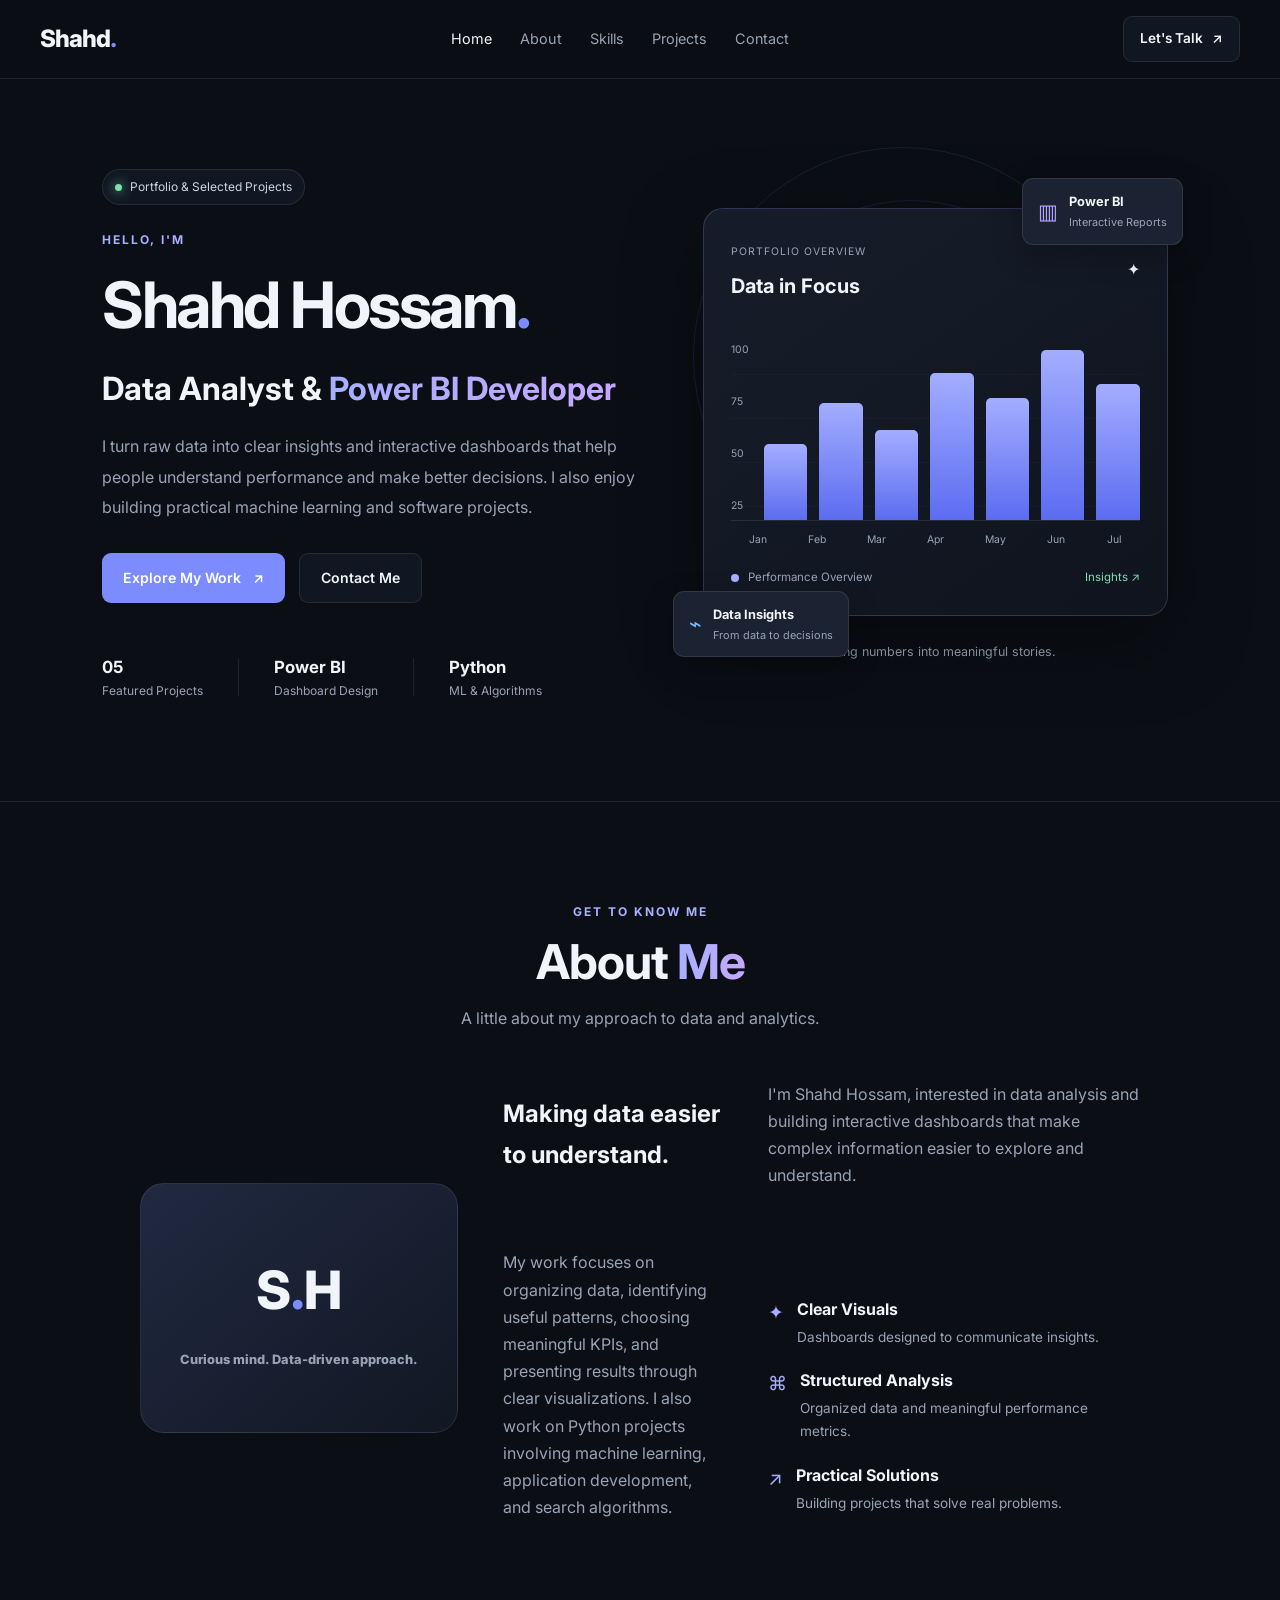
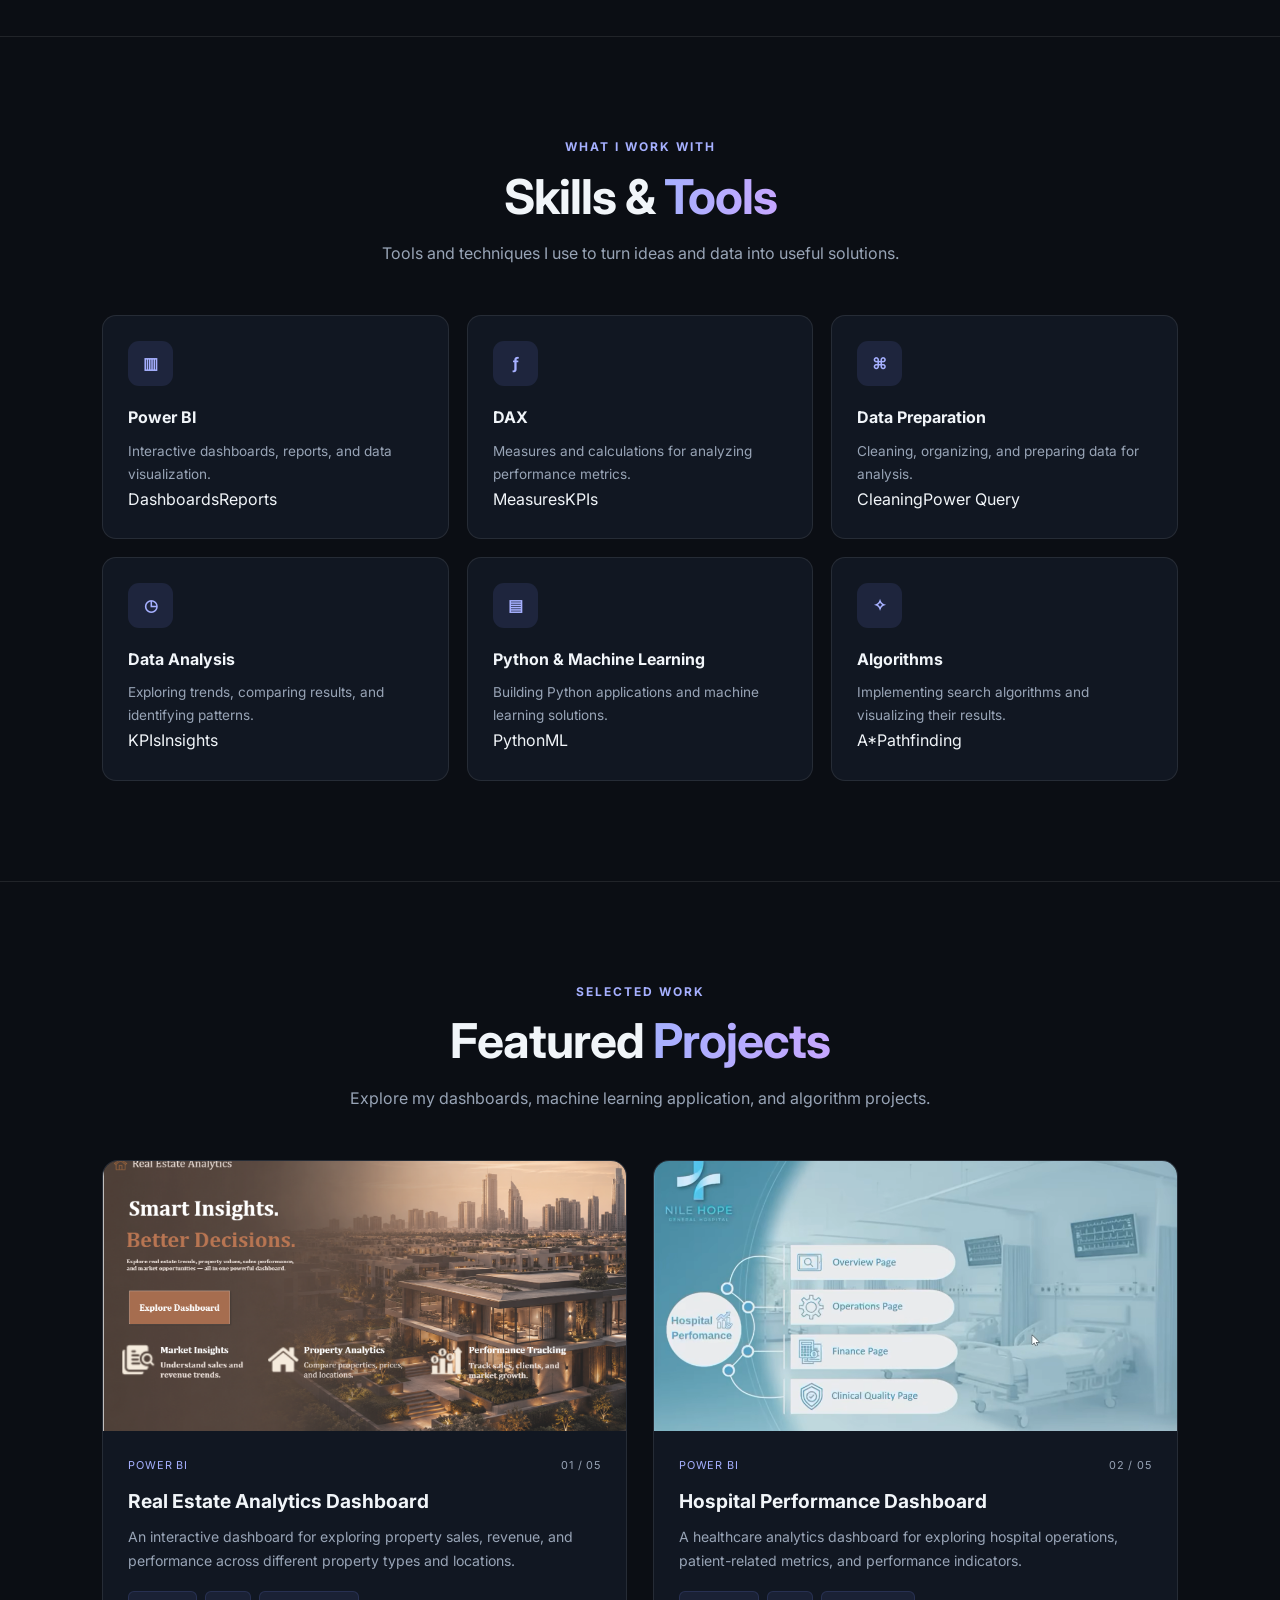
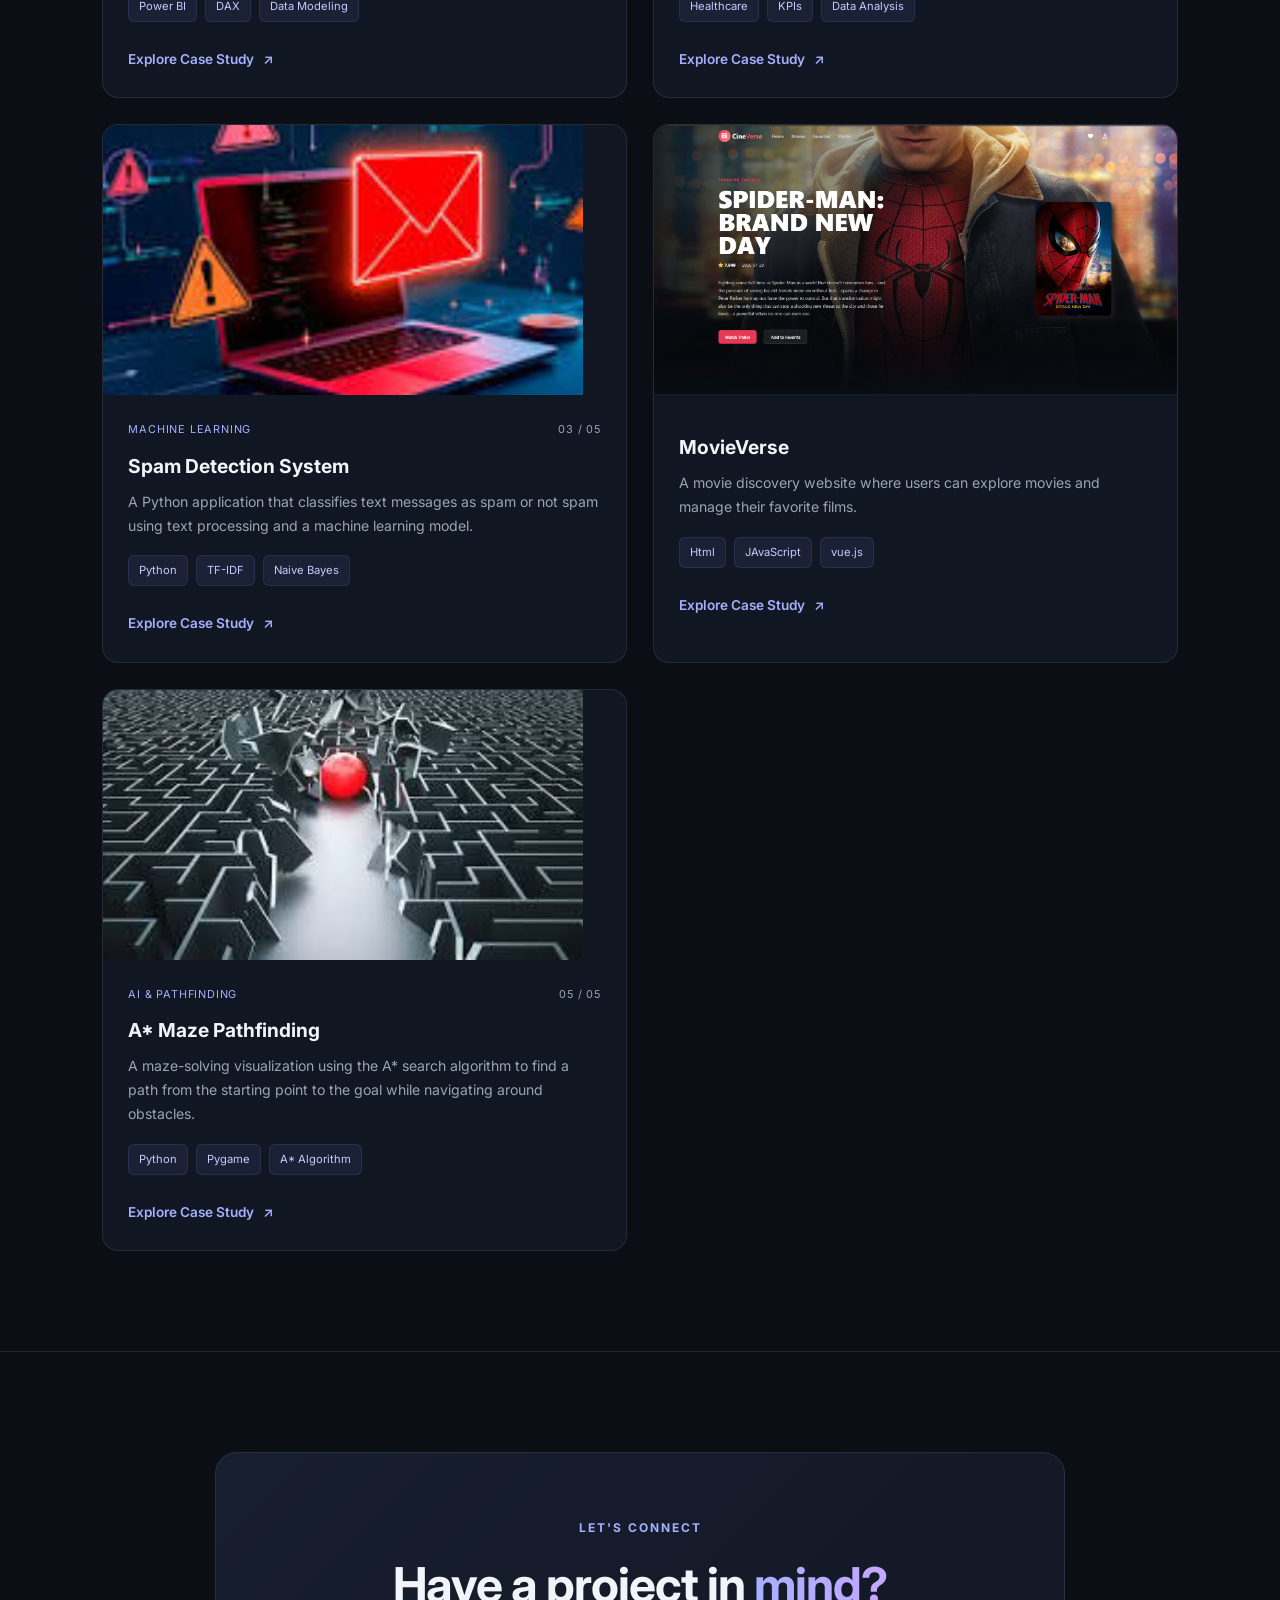
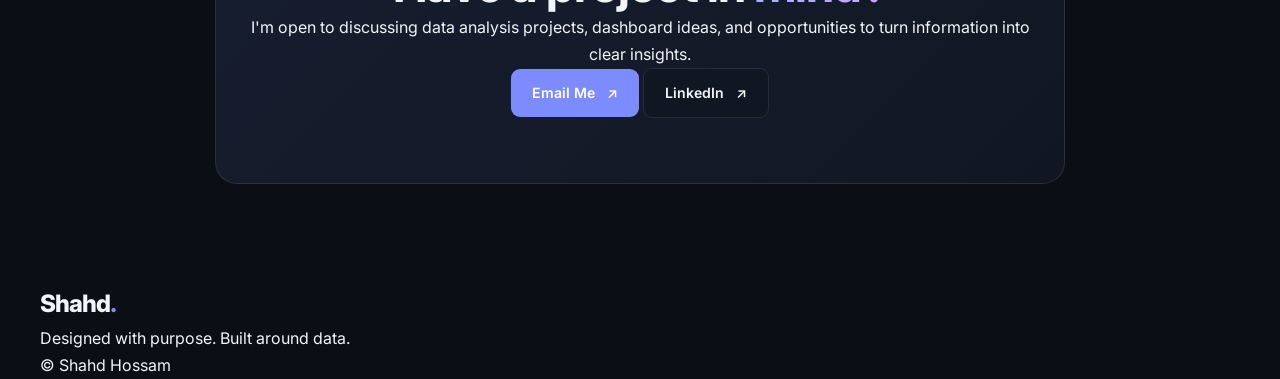
<file: index.html>
<!DOCTYPE html>
<html lang="en">
<head>
    <meta charset="UTF-8">
    <meta name="viewport" content="width=device-width, initial-scale=1.0">

    <title>Shahd Hossam | Data Analyst Portfolio</title>
    <meta name="description" content="Shahd Hossam's portfolio featuring data analytics, Power BI dashboards, machine learning, and software projects.">

    <link rel="stylesheet" href="style.css">
    <link rel="preconnect" href="https://fonts.googleapis.com">
    <link rel="preconnect" href="https://fonts.gstatic.com" crossorigin>
    <link href="https://fonts.googleapis.com/css2?family=Inter:wght@400;500;600;700;800&display=swap" rel="stylesheet">
</head>

<body>
    <div class="page-glow glow-one"></div>
    <div class="page-glow glow-two"></div>

    <header class="site-header">
        <div class="container nav-container">
            <a href="#home" class="logo">Shahd<span>.</span></a>

            <button class="menu-toggle" id="menuToggle"
                    aria-label="Open navigation menu"
                    aria-expanded="false">
                <span></span>
                <span></span>
                <span></span>
            </button>

            <nav class="main-nav" id="mainNav">
                <a href="#home" class="nav-link active">Home</a>
                <a href="#about" class="nav-link">About</a>
                <a href="#skills" class="nav-link">Skills</a>
                <a href="#projects" class="nav-link">Projects</a>
                <a href="#contact" class="nav-link">Contact</a>
            </nav>

            <a href="#contact" class="nav-cta">Let's Talk <span>↗</span></a>
        </div>
    </header>

    <main>
        <!-- Hero -->
        <section class="hero section" id="home">
            <div class="container hero-grid">
                <div class="hero-content">
                    <div class="availability">
                        <span class="status-dot"></span>
                        Portfolio &amp; Selected Projects
                    </div>

                    <p class="eyebrow">HELLO, I'M</p>
                    <h1>Shahd Hossam<span class="accent">.</span></h1>

                    <h2>Data Analyst &amp; <span class="gradient-text">Power BI Developer</span></h2>

                    <p class="hero-description">
                        I turn raw data into clear insights and interactive dashboards
                        that help people understand performance and make better decisions.
                        I also enjoy building practical machine learning and software projects.
                    </p>

                    <div class="hero-buttons">
                        <a href="#projects" class="btn btn-primary">
                            Explore My Work <span>↗</span>
                        </a>
                        <a href="#contact" class="btn btn-secondary">
                            Contact Me
                        </a>
                    </div>

                    <div class="hero-stats">
                        <div class="stat-item">
                            <strong>05</strong>
                            <span>Featured Projects</span>
                        </div>
                        <div class="stat-divider"></div>
                        <div class="stat-item">
                            <strong>Power BI</strong>
                            <span>Dashboard Design</span>
                        </div>
                        <div class="stat-divider"></div>
                        <div class="stat-item">
                            <strong>Python</strong>
                            <span>ML &amp; Algorithms</span>
                        </div>
                    </div>
                </div>

                <div class="hero-visual">
                    <div class="visual-orbit orbit-one"></div>
                    <div class="visual-orbit orbit-two"></div>

                    <div class="analytics-card">
                        <div class="analytics-top">
                            <div>
                                <span class="small-muted">PORTFOLIO OVERVIEW</span>
                                <h3>Data in Focus</h3>
                            </div>
                            <div class="mini-icon">✦</div>
                        </div>

                        <div class="chart-preview">
                            <div class="chart-y-labels">
                                <span>100</span>
                                <span>75</span>
                                <span>50</span>
                                <span>25</span>
                            </div>

                            <div class="chart-bars" aria-label="Decorative bar chart">
                                <div class="chart-column"><span style="height: 42%"></span></div>
                                <div class="chart-column"><span style="height: 65%"></span></div>
                                <div class="chart-column"><span style="height: 50%"></span></div>
                                <div class="chart-column"><span style="height: 82%"></span></div>
                                <div class="chart-column"><span style="height: 68%"></span></div>
                                <div class="chart-column"><span style="height: 95%"></span></div>
                                <div class="chart-column"><span style="height: 76%"></span></div>
                            </div>
                        </div>

                        <div class="chart-months">
                            <span>Jan</span><span>Feb</span><span>Mar</span>
                            <span>Apr</span><span>May</span><span>Jun</span><span>Jul</span>
                        </div>

                        <div class="analytics-bottom">
                            <div class="legend-dot"></div>
                            <span>Performance Overview</span>
                            <span class="trend-label">Insights ↗</span>
                        </div>
                    </div>

                    <div class="floating-note note-top">
                        <span class="note-icon purple-icon">▥</span>
                        <div>
                            <strong>Power BI</strong>
                            <small>Interactive Reports</small>
                        </div>
                    </div>

                    <div class="floating-note note-bottom">
                        <span class="note-icon blue-icon">⌁</span>
                        <div>
                            <strong>Data Insights</strong>
                            <small>From data to decisions</small>
                        </div>
                    </div>

                    <div class="visual-caption">Turning numbers into meaningful stories.</div>
                </div>
            </div>
        </section>

        <!-- About -->
        <section class="section section-border" id="about">
            <div class="container">
                <div class="section-heading">
                    <p class="eyebrow">GET TO KNOW ME</p>
                    <h2>About <span class="gradient-text">Me</span></h2>
                    <p>A little about my approach to data and analytics.</p>
                </div>

                <div class="about-grid">
                    <div class="about-mark">
                        <div class="about-monogram">S<span>.</span>H</div>
                        <div class="about-mark-caption">Curious mind. Data-driven approach.</div>
                    </div>

                    <div class="about-content">
                        <h3>Making data easier to understand.</h3>
                        <p>
                            I'm Shahd Hossam, interested in data analysis and building
                            interactive dashboards that make complex information easier
                            to explore and understand.
                        </p>
                        <p>
                            My work focuses on organizing data, identifying useful patterns,
                            choosing meaningful KPIs, and presenting results through clear
                            visualizations. I also work on Python projects involving machine
                            learning, application development, and search algorithms.
                        </p>

                        <div class="about-highlights">
                            <div class="highlight-item">
                                <span class="highlight-symbol">✦</span>
                                <div>
                                    <strong>Clear Visuals</strong>
                                    <p>Dashboards designed to communicate insights.</p>
                                </div>
                            </div>

                            <div class="highlight-item">
                                <span class="highlight-symbol">⌘</span>
                                <div>
                                    <strong>Structured Analysis</strong>
                                    <p>Organized data and meaningful performance metrics.</p>
                                </div>
                            </div>

                            <div class="highlight-item">
                                <span class="highlight-symbol">↗</span>
                                <div>
                                    <strong>Practical Solutions</strong>
                                    <p>Building projects that solve real problems.</p>
                                </div>
                            </div>
                        </div>
                    </div>
                </div>
            </div>
        </section>

        <!-- Skills -->
        <section class="section section-border" id="skills">
            <div class="container">
                <div class="section-heading">
                    <p class="eyebrow">WHAT I WORK WITH</p>
                    <h2>Skills &amp; <span class="gradient-text">Tools</span></h2>
                    <p>Tools and techniques I use to turn ideas and data into useful solutions.</p>
                </div>

                <div class="skills-grid">
                    <article class="skill-card">
                        <div class="skill-icon">▥</div>
                        <h3>Power BI</h3>
                        <p>Interactive dashboards, reports, and data visualization.</p>
                        <div class="skill-tags">
                            <span>Dashboards</span><span>Reports</span>
                        </div>
                    </article>

                    <article class="skill-card">
                        <div class="skill-icon">ƒ</div>
                        <h3>DAX</h3>
                        <p>Measures and calculations for analyzing performance metrics.</p>
                        <div class="skill-tags">
                            <span>Measures</span><span>KPIs</span>
                        </div>
                    </article>

                    <article class="skill-card">
                        <div class="skill-icon">⌘</div>
                        <h3>Data Preparation</h3>
                        <p>Cleaning, organizing, and preparing data for analysis.</p>
                        <div class="skill-tags">
                            <span>Cleaning</span><span>Power Query</span>
                        </div>
                    </article>

                    <article class="skill-card">
                        <div class="skill-icon">◷</div>
                        <h3>Data Analysis</h3>
                        <p>Exploring trends, comparing results, and identifying patterns.</p>
                        <div class="skill-tags">
                            <span>KPIs</span><span>Insights</span>
                        </div>
                    </article>

                    <article class="skill-card">
                        <div class="skill-icon">▤</div>
                        <h3>Python &amp; Machine Learning</h3>
                        <p>Building Python applications and machine learning solutions.</p>
                        <div class="skill-tags">
                            <span>Python</span><span>ML</span>
                        </div>
                    </article>

                    <article class="skill-card">
                        <div class="skill-icon">✧</div>
                        <h3>Algorithms</h3>
                        <p>Implementing search algorithms and visualizing their results.</p>
                        <div class="skill-tags">
                            <span>A*</span><span>Pathfinding</span>
                        </div>
                    </article>
                </div>
            </div>
        </section>

        <!-- Projects -->
        <section class="section section-border" id="projects">
            <div class="container">
                <div class="section-heading">
                    <p class="eyebrow">SELECTED WORK</p>
                    <h2>Featured <span class="gradient-text">Projects</span></h2>
                    <p>Explore my dashboards, machine learning application, and algorithm projects.</p>
                </div>

                <div class="projects-grid">

                    <!-- Project 1: Real Estate -->
                    <article class="project-card">
                        <a class="project-image-link"
                           href="project-details.html?project=real-estate"
                           aria-label="View Real Estate Analytics Dashboard details">
                            <div class="project-image">
                                <img src="landing-page-real-estate.jpg.jpg"
                                     alt="Real Estate Analytics Dashboard landing page"
                                     loading="lazy">
                                <span class="image-overlay">View Project ↗</span>
                            </div>
                        </a>

                        <div class="project-body">
                            <div class="project-meta">
                                <span class="project-category">POWER BI</span>
                                <span class="project-number">01 / 05</span>
                            </div>

                            <h3>Real Estate Analytics Dashboard</h3>
                            <p>
                                An interactive dashboard for exploring property sales,
                                revenue, and performance across different property types
                                and locations.
                            </p>

                            <div class="project-tags">
                                <span>Power BI</span>
                                <span>DAX</span>
                                <span>Data Modeling</span>
                            </div>

                            <a href="project-details.html?project=real-estate" class="project-link">
                                Explore Case Study <span>↗</span>
                            </a>
                        </div>
                    </article>

                    <!-- Project 2: Hospital -->
                    <article class="project-card">
                        <a class="project-image-link"
                           href="project-details.html?project=hospital"
                           aria-label="View Hospital Performance Dashboard details">
                            <div class="project-image">
                                <img src="landing-page-hospital.jpg"
                                     alt="Hospital Performance Dashboard landing page"
                                     loading="lazy">
                                <span class="image-overlay">View Project ↗</span>
                            </div>
                        </a>

                        <div class="project-body">
                            <div class="project-meta">
                                <span class="project-category">POWER BI</span>
                                <span class="project-number">02 / 05</span>
                            </div>

                            <h3>Hospital Performance Dashboard</h3>
                            <p>
                                A healthcare analytics dashboard for exploring hospital
                                operations, patient-related metrics, and performance indicators.
                            </p>

                            <div class="project-tags">
                                <span>Healthcare</span>
                                <span>KPIs</span>
                                <span>Data Analysis</span>
                            </div>

                            <a href="project-details.html?project=hospital" class="project-link">
                                Explore Case Study <span>↗</span>
                            </a>
                        </div>
                    </article>

                    <!-- Project 3: Spam Detection -->
                    <article class="project-card">
                        <div class="project-image">
                              <img
                                src="spam-detection.jpg"
                                alt="Spam Detection System"
        >
                            <video class="project-video"
                                   controls
                                   preload="metadata"
                                   playsinline
                                   aria-label="Spam Detection System demo video">
                                <source src="spam.mp4" type="video/mp4">
                                Your browser does not support video playback.
                            </video>
                        </div>

                        <div class="project-body">
                            <div class="project-meta">
                                <span class="project-category">MACHINE LEARNING</span>
                                <span class="project-number">03 / 05</span>
                            </div>

                            <h3>Spam Detection System</h3>
                            <p>
                                A Python application that classifies text messages as spam
                                or not spam using text processing and a machine learning model.
                            </p>

                            <div class="project-tags">
                                <span>Python</span>
                                <span>TF-IDF</span>
                                <span>Naive Bayes</span>
                            </div>

                            <a href="project-details.html?project=spam-detection" class="project-link">
                                Explore Case Study <span>↗</span>
                            </a>
                        </div>
                    </article>

                    <!-- Project 4: MovieVerse -->
                    
<div class="project-card">
    <div class="project-image">
        <img
            src="movieverse.png"
            alt="MovieVerse Movie Website"
        >
        
    </div>

    <div class="project-content">
        <h3>MovieVerse</h3>

        <p>
            A movie discovery website where users can explore movies
            and manage their favorite films.
        </p>
        <div class="project-tags">
                                <span>Html</span>
                                <span>JAvaScript</span>
                                <span>vue.js</span>
                            </div>

        <a href="project-details.html?project=movieverse" class="project-link">
             Explore Case Study <span>↗</span>
        </a>
    </div>
</div>

                    <!-- Project 5: A* Maze Pathfinding -->
                    <article class="project-card">
                        <div class="project-image">
                              <img src="maze-pathfinding.jpg"
                               alt="* A Maze Pathfinding System">
                            <video class="project-video"
                                   controls
                                   preload="metadata"
                                   playsinline
                                   aria-label="A star maze pathfinding demo video">
                                <source src="Algorithm.mp4" type="video/mp4">
                                Your browser does not support video playback.
                            </video>
                        </div>

                        <div class="project-body">
                            <div class="project-meta">
                                <span class="project-category">AI &amp; PATHFINDING</span>
                                <span class="project-number">05 / 05</span>
                            </div>

                            <h3>A* Maze Pathfinding</h3>
                            <p>
                                A maze-solving visualization using the A* search algorithm
                                to find a path from the starting point to the goal while
                                navigating around obstacles.
                            </p>

                            <div class="project-tags">
                                <span>Python</span>
                                <span>Pygame</span>
                                <span>A* Algorithm</span>
                            </div>

                            <a href="project-details.html?project=maze" class="project-link">
                                Explore Case Study <span>↗</span>
                            </a>
                        </div>
                    </article>

                </div>
            </div>
        </section>

        <!-- Contact -->
        <section class="section section-border" id="contact">
            <div class="container">
                <div class="contact-panel">
                    <div class="contact-copy">
                        <p class="eyebrow">LET'S CONNECT</p>
                        <h2>Have a project in <span class="gradient-text">mind?</span></h2>
                        <p>
                            I'm open to discussing data analysis projects, dashboard ideas,
                            and opportunities to turn information into clear insights.
                        </p>
                    </div>

                    <div class="contact-actions">
                        <!-- Replace these with your real contact details -->
                        <a href="mailto:shaahd239@gmail.com" class="btn btn-primary">
                            Email Me <span>↗</span>
                        </a>
                        <a href="https://www.linkedin.com/in/shahd-hossam0"
                           target="_blank"
                           rel="noopener noreferrer"
                           class="btn btn-secondary">
                            LinkedIn <span>↗</span>
                        </a>
                    </div>
                </div>
            </div>
        </section>
    </main>

    <footer class="site-footer">
        <div class="container footer-content">
            <a href="#home" class="logo">Shahd<span>.</span></a>
            <p>Designed with purpose. Built around data.</p>
            <p>© <span id="currentYear"></span> Shahd Hossam</p>
        </div>
    </footer>

    <script src="script.js"></script>
</body>
</html>
</file>
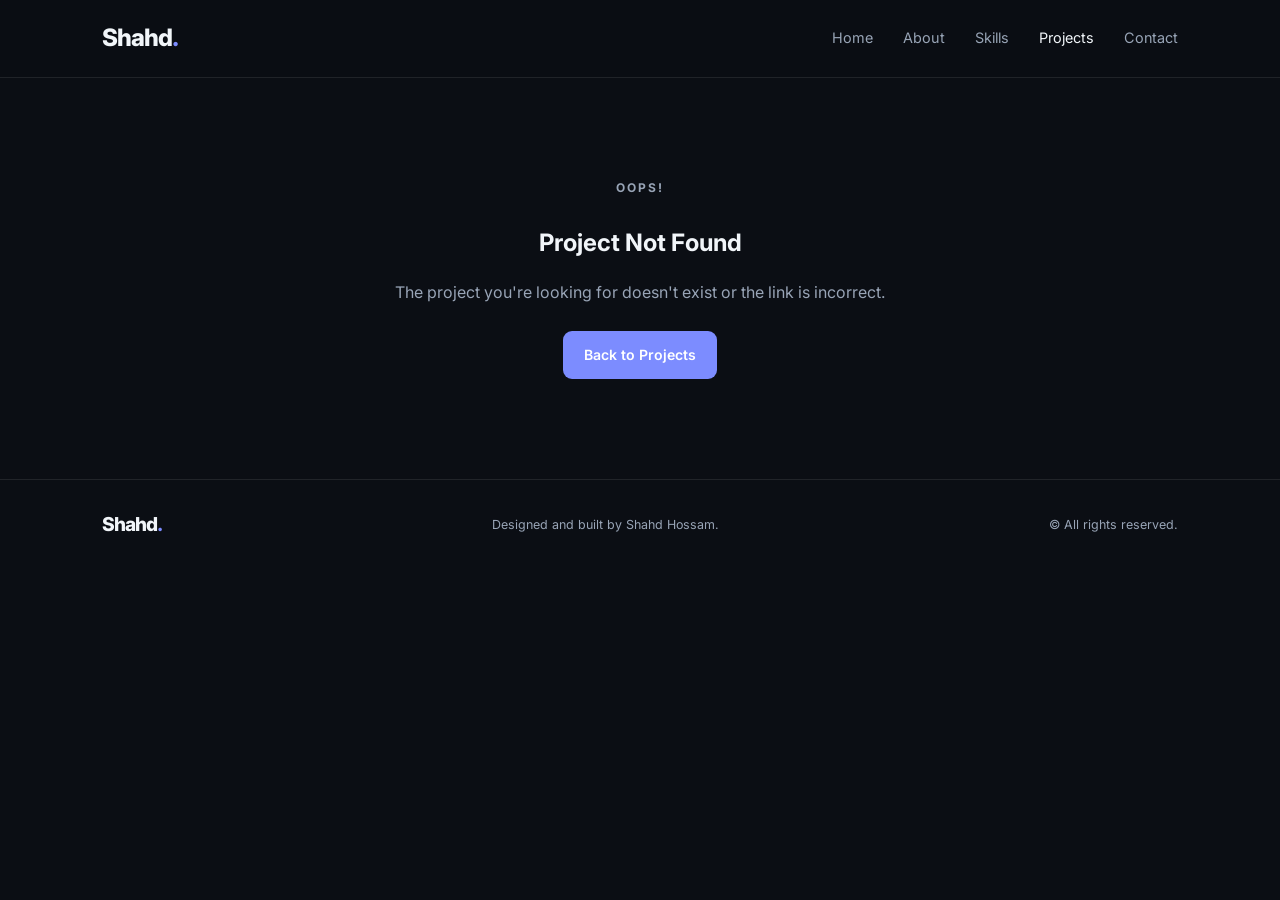
<file: project-details.html>
<!DOCTYPE html>
<html lang="en">
<head>
    <meta charset="UTF-8">
    <meta name="viewport" content="width=device-width, initial-scale=1.0">
    <meta name="description" content="Project details - Shahd Hossam Portfolio">
    <title>Project Details | Shahd Hossam</title>

    <link rel="stylesheet" href="style.css">
    <link rel="stylesheet" href="project-details.css">

    <link rel="preconnect" href="https://fonts.googleapis.com">
    <link rel="preconnect" href="https://fonts.gstatic.com" crossorigin>
    <link href="https://fonts.googleapis.com/css2?family=Inter:wght@400;500;600;700;800&display=swap" rel="stylesheet">
</head>

<body>
<header class="header">
    <a href="index.html#home" class="logo">Shahd<span>.</span></a>

    <button class="menu-toggle" id="menuToggle"
            aria-label="Toggle navigation"
            aria-expanded="false">☰</button>

    <nav class="nav" id="navMenu">
        <a href="index.html#home" class="nav-link">Home</a>
        <a href="index.html#about" class="nav-link">About</a>
        <a href="index.html#skills" class="nav-link">Skills</a>
        <a href="index.html#projects" class="nav-link active">Projects</a>
        <a href="index.html#contact" class="nav-link">Contact</a>
    </nav>
</header>

<main>
    <section class="detail-hero">
        <a href="index.html#projects" class="back-link">← Back to Projects</a>

        <p class="eyebrow" id="detailCategory">PROJECT DETAILS</p>
        <h1 id="detailTitle">Project Title</h1>
        <p class="detail-intro" id="detailIntro">Project description</p>

        <div class="detail-tags" id="detailTags"></div>
    </section>

    <section class="detail-content">
        <div class="detail-cover-wrap" id="detailCoverWrap">
            <div id="detailCoverMedia" class="detail-cover-media"></div>
        </div>

        <div class="detail-layout">
            <article class="detail-main">
                <section class="detail-block">
                    <p class="eyebrow">PROJECT OVERVIEW</p>
                    <h2>About the Project</h2>
                    <p id="detailOverview"></p>
                </section>

                <section class="detail-block">
                    <p class="eyebrow">KEY OBJECTIVES</p>
                    <h2>Project Objectives</h2>
                    <ul id="detailObjectives" class="detail-list"></ul>
                </section>

                <section class="detail-block" id="gallerySection">
                    <p class="eyebrow">VISUAL PREVIEW</p>
                    <h2>Project Gallery</h2>
                    <p class="gallery-note" id="galleryNote">
                        Select an image to view it in a larger window.
                    </p>
                    <div class="detail-gallery" id="detailGallery"></div>
                </section>
            </article>

            <aside class="detail-sidebar">
                <div class="sidebar-card">
                    <p class="eyebrow">PROJECT INFORMATION</p>
                    <h3>Tools &amp; Technologies</h3>
                    <ul id="detailTools" class="tools-list"></ul>
                </div>

                <div class="sidebar-card">
                    <p class="eyebrow">HAVE A PROJECT?</p>
                    <h3>Let's Work Together</h3>
                    <p>Interested in data analysis, software development, or machine learning?</p>
                    <a class="btn btn-primary sidebar-button" href="index.html#contact">
                        Contact Me ↗
                    </a>
                </div>
            </aside>
        </div>
    </section>
</main>

<footer class="footer">
    <a href="index.html#home" class="logo">Shahd<span>.</span></a>
    <p>Designed and built by Shahd Hossam.</p>
    <p>© <span id="currentYear"></span> All rights reserved.</p>
</footer>

<script src="script.js"></script>
<script src="project-details.js"></script>
</body>
</html>
</file>
<file: style.css>
:root {
    --bg: #0b0e14;
    --panel: #111722;
    --panel-light: #151c28;
    --text: #f1f5f9;
    --muted: #98a4b6;
    --accent: #7c8cff;
    --accent-light: #a6b0ff;
    --border: rgba(255, 255, 255, 0.09);
    --font: "Inter", sans-serif;
}

* {
    margin: 0;
    padding: 0;
    box-sizing: border-box;
}

html {
    scroll-behavior: smooth;
    scroll-padding-top: 90px;
}

body {
    background: var(--bg);
    color: var(--text);
    font-family: var(--font);
    line-height: 1.7;
    overflow-x: hidden;
}

a {
    color: inherit;
    text-decoration: none;
}

button {
    font: inherit;
}

img {
    display: block;
    max-width: 100%;
}

::selection {
    background: var(--accent);
    color: white;
}

.header {
    position: sticky;
    top: 0;
    z-index: 100;
    display: flex;
    align-items: center;
    justify-content: space-between;
    padding: 18px 8%;
    background: rgba(11, 14, 20, 0.88);
    border-bottom: 1px solid var(--border);
    backdrop-filter: blur(18px);
}

.logo {
    font-size: 1.5rem;
    font-weight: 800;
    letter-spacing: -1px;
}

.logo span,
.hero h1 span,
.section-heading h2 span,
.contact-panel h2 span,
.about-mark span {
    color: var(--accent);
}

.nav {
    display: flex;
    align-items: center;
    gap: 30px;
}

.nav-link {
    color: var(--muted);
    font-size: 0.9rem;
    transition: color 0.25s;
}

.nav-link:hover,
.nav-link.active {
    color: var(--text);
}

.menu-toggle {
    display: none;
    background: transparent;
    color: var(--text);
    border: 1px solid var(--border);
    border-radius: 8px;
    padding: 5px 10px;
    cursor: pointer;
}

.section {
    padding: 100px 8%;
}

.hero {
    min-height: 670px;
    display: grid;
    grid-template-columns: 1.05fr 0.95fr;
    align-items: center;
    gap: 55px;
    position: relative;
}

.hero-content {
    max-width: 650px;
}

.eyebrow {
    color: var(--accent-light);
    font-size: 0.75rem;
    font-weight: 700;
    letter-spacing: 2px;
    margin-bottom: 18px;
}

.status-dot {
    display: inline-block;
    width: 7px;
    height: 7px;
    background: #7ee0ae;
    border-radius: 50%;
    margin-right: 8px;
    box-shadow: 0 0 12px #7ee0ae;
}

.hero h1 {
    font-size: clamp(2.7rem, 5vw, 4.6rem);
    line-height: 1.12;
    letter-spacing: -2.5px;
    margin-bottom: 25px;
}

.hero-description {
    max-width: 580px;
    color: var(--muted);
    font-size: 1rem;
    line-height: 1.9;
}

.hero-actions {
    display: flex;
    flex-wrap: wrap;
    gap: 14px;
    margin-top: 32px;
}

.btn {
    display: inline-flex;
    align-items: center;
    justify-content: center;
    gap: 12px;
    padding: 12px 21px;
    border-radius: 9px;
    font-weight: 600;
    font-size: 0.88rem;
    transition: transform 0.25s, background 0.25s;
}

.btn:hover {
    transform: translateY(-3px);
}

.btn-primary {
    background: var(--accent);
    color: white;
}

.btn-primary:hover {
    background: #6979f2;
}

.btn-secondary {
    border: 1px solid var(--border);
    background: var(--panel);
}

.btn-secondary:hover {
    background: var(--panel-light);
}

.hero-stats {
    display: flex;
    gap: 35px;
    margin-top: 50px;
    flex-wrap: wrap;
}

.hero-stats div {
    display: flex;
    flex-direction: column;
}

.hero-stats strong {
    font-size: 1.05rem;
}

.hero-stats span {
    color: var(--muted);
    font-size: 0.75rem;
}

.hero-visual {
    position: relative;
    min-width: 0;
    padding: 25px 5px;
}

.visual-glow {
    position: absolute;
    width: 300px;
    height: 300px;
    border-radius: 50%;
    background: rgba(124, 140, 255, 0.15);
    filter: blur(90px);
    top: 10%;
    left: 15%;
}

.analytics-card {
    position: relative;
    background: linear-gradient(145deg, #161d2a, #0f141e);
    border: 1px solid rgba(166, 176, 255, 0.2);
    padding: 27px;
    border-radius: 20px;
    box-shadow: 0 25px 80px rgba(0, 0, 0, 0.35);
}

.analytics-top,
.chart-heading {
    display: flex;
    justify-content: space-between;
    align-items: center;
    gap: 10px;
}

.muted {
    color: var(--muted);
    font-size: 0.65rem;
    letter-spacing: 1px;
}

.analytics-top h3 {
    margin-top: 5px;
    font-size: 1.25rem;
}

.live-badge {
    font-size: 0.7rem;
    color: #7ee0ae;
    background: rgba(126, 224, 174, 0.09);
    padding: 4px 9px;
    border-radius: 6px;
}

.mini-metrics {
    display: grid;
    grid-template-columns: 1fr 1fr;
    gap: 13px;
    margin: 25px 0;
}

.mini-metric {
    background: rgba(255, 255, 255, 0.035);
    border: 1px solid var(--border);
    border-radius: 11px;
    padding: 15px;
}

.mini-metric span,
.mini-metric small {
    display: block;
    color: var(--muted);
    font-size: 0.68rem;
}

.mini-metric strong {
    display: block;
    font-size: 1.5rem;
    margin: 5px 0;
}

.mini-metric small {
    color: #7ee0ae;
}

.chart-heading {
    font-size: 0.8rem;
    margin-bottom: 15px;
}

.chart-heading span:last-child {
    color: var(--muted);
    font-size: 0.7rem;
}

.bar-chart {
    height: 150px;
    display: flex;
    align-items: end;
    gap: 10px;
    padding: 10px 5px 0;
    border-bottom: 1px solid var(--border);
    background: repeating-linear-gradient(
        to bottom,
        transparent 0,
        transparent 36px,
        rgba(255, 255, 255, 0.04) 37px
    );
}

.bar-chart div {
    flex: 1;
    border-radius: 5px 5px 0 0;
    background: linear-gradient(to top, #5c6cf0, #a3adff);
    opacity: 0.85;
}

.chart-labels {
    display: flex;
    justify-content: space-between;
    color: var(--muted);
    font-size: 0.65rem;
    margin-top: 8px;
}

.insight-row {
    display: flex;
    align-items: center;
    gap: 10px;
    padding: 12px;
    margin-top: 20px;
    background: rgba(124, 140, 255, 0.08);
    border-radius: 9px;
    font-size: 0.75rem;
    color: #d6dcff;
}

.insight-icon {
    color: var(--accent-light);
    font-size: 1.1rem;
}

.floating-tag {
    position: absolute;
    z-index: 2;
    background: #1b2332;
    border: 1px solid var(--border);
    padding: 10px 14px;
    border-radius: 9px;
    font-size: 0.75rem;
    box-shadow: 0 10px 30px rgba(0, 0, 0, 0.25);
}

.tag-one {
    top: 0;
    right: -10px;
}

.tag-two {
    bottom: 0;
    left: -20px;
}

.section-heading {
    text-align: center;
    max-width: 700px;
    margin: 0 auto 48px;
}

.section-heading .eyebrow {
    margin-bottom: 10px;
}

.section-heading h2,
.contact-panel h2 {
    font-size: clamp(2rem, 4vw, 3rem);
    line-height: 1.2;
    letter-spacing: -1px;
}

.section-description {
    color: var(--muted);
    margin-top: 15px;
}

.about-section {
    background: #0e121a;
}

.about-content {
    display: grid;
    grid-template-columns: 220px 1fr;
    gap: 45px;
    align-items: center;
    max-width: 950px;
    margin: auto;
}

.about-mark {
    height: 220px;
    display: grid;
    place-items: center;
    background: linear-gradient(140deg, #202941, #111722);
    border: 1px solid var(--border);
    border-radius: 24px;
    font-size: 3.3rem;
    font-weight: 800;
}

.about-text h3 {
    font-size: 1.5rem;
    margin-bottom: 15px;
}

.about-text p {
    color: var(--muted);
    margin-bottom: 15px;
}

.skills-grid {
    display: grid;
    grid-template-columns: repeat(3, 1fr);
    gap: 18px;
}

.skill-card {
    background: var(--panel);
    border: 1px solid var(--border);
    border-radius: 14px;
    padding: 25px;
    transition: transform 0.25s, border-color 0.25s;
}

.skill-card:hover {
    transform: translateY(-5px);
    border-color: rgba(124, 140, 255, 0.5);
}

.skill-icon {
    display: grid;
    place-items: center;
    width: 45px;
    height: 45px;
    background: rgba(124, 140, 255, 0.12);
    color: var(--accent-light);
    border-radius: 11px;
    font-weight: 700;
    margin-bottom: 18px;
}

.skill-card h3 {
    margin-bottom: 8px;
    font-size: 1rem;
}

.skill-card p {
    color: var(--muted);
    font-size: 0.85rem;
}

.projects-section {
    background: #0e121a;
}

.projects-grid {
    display: grid;
    grid-template-columns: repeat(2, minmax(0, 1fr));
    gap: 26px;
}

.project-card {
    background: var(--panel);
    border: 1px solid var(--border);
    border-radius: 16px;
    overflow: hidden;
    transition: transform 0.25s, border-color 0.25s;
}

.project-card:hover {
    transform: translateY(-5px);
    border-color: rgba(124, 140, 255, 0.45);
}

.project-image {
    height: 270px;
    position: relative;
    overflow: hidden;
    background: #171e2b;
}

.project-image img {
    width: 100%;
    height: 100%;
    object-fit: cover;
    object-position: center;
    transition: transform 0.5s;
}

.project-card:hover .project-image img {
    transform: scale(1.04);
}

.image-fallback {
    display: none;
    position: absolute;
    inset: 0;
    place-items: center;
    text-align: center;
    padding: 25px;
    color: var(--muted);
    font-size: 0.9rem;
}

.image-missing .image-fallback {
    display: grid;
}

.image-overlay {
    position: absolute;
    inset: 0;
    display: flex;
    justify-content: center;
    align-items: center;
    background: rgba(9, 12, 20, 0.58);
    opacity: 0;
    transition: opacity 0.25s;
    font-weight: 600;
}

.project-image-link:hover .image-overlay {
    opacity: 1;
}

.project-info {
    padding: 25px;
}

.project-meta {
    display: flex;
    justify-content: space-between;
    gap: 12px;
    color: var(--accent-light);
    font-size: 0.68rem;
    letter-spacing: 0.8px;
}

.project-meta span:last-child {
    color: var(--muted);
}

.project-info h3 {
    font-size: 1.25rem;
    margin: 14px 0 10px;
}

.project-info p {
    color: var(--muted);
    font-size: 0.88rem;
}

.project-tags,
.detail-tags {
    display: flex;
    flex-wrap: wrap;
    gap: 8px;
    margin: 18px 0;
}

.project-tags span,
.detail-tags span {
    background: rgba(124, 140, 255, 0.09);
    color: #c4cbff;
    border: 1px solid rgba(124, 140, 255, 0.14);
    padding: 5px 10px;
    border-radius: 6px;
    font-size: 0.7rem;
}

.text-link {
    display: inline-flex;
    align-items: center;
    gap: 9px;
    color: var(--accent-light);
    font-weight: 600;
    font-size: 0.85rem;
    margin-top: 5px;
}

.text-link span {
    transition: transform 0.2s;
}

.text-link:hover span {
    transform: translate(3px, -3px);
}

.contact-section {
    padding-top: 80px;
    padding-bottom: 80px;
}

.contact-panel {
    max-width: 850px;
    margin: auto;
    text-align: center;
    padding: 65px 25px;
    background: linear-gradient(135deg, #171e30, #111722);
    border: 1px solid var(--border);
    border-radius: 22px;
}

.contact-panel > p:not(.eyebrow):not(.contact-note) {
    max-width: 560px;
    color: var(--muted);
    margin: 18px auto 25px;
}

.contact-note {
    color: var(--muted);
    font-size: 0.7rem;
    margin-top: 15px;
}

.footer {
    padding: 28px 8%;
    display: flex;
    justify-content: space-between;
    align-items: center;
    gap: 15px;
    border-top: 1px solid var(--border);
    color: var(--muted);
    font-size: 0.78rem;
}

.footer .logo {
    color: var(--text);
    font-size: 1.2rem;
}

/* Responsive layout */
@media (max-width: 950px) {
    .section {
        padding: 75px 6%;
    }

    .hero {
        grid-template-columns: 1fr;
        gap: 30px;
    }

    .hero-content {
        max-width: 750px;
    }

    .hero-visual {
        max-width: 600px;
        width: 100%;
        margin: 0 auto;
    }

    .skills-grid {
        grid-template-columns: repeat(2, 1fr);
    }

    .about-content {
        grid-template-columns: 160px 1fr;
        gap: 25px;
    }

    .about-mark {
        height: 160px;
    }
}

@media (max-width: 650px) {
    .header {
        padding: 15px 5%;
    }

    .menu-toggle {
        display: block;
    }

    .nav {
        display: none;
        position: absolute;
        top: 100%;
        left: 0;
        right: 0;
        flex-direction: column;
        align-items: stretch;
        gap: 0;
        padding: 10px 5% 18px;
        background: #0e121a;
        border-bottom: 1px solid var(--border);
    }

    .nav.open {
        display: flex;
    }

    .nav-link {
        padding: 12px 0;
    }

    .section {
        padding: 65px 5%;
    }

    .hero {
        min-height: auto;
        padding-top: 65px;
    }

    .hero h1 {
        font-size: 2.65rem;
        letter-spacing: -1.5px;
    }

    .hero-stats {
        gap: 22px;
    }

    .analytics-card {
        padding: 18px;
    }

    .tag-one {
        right: -3px;
    }

    .tag-two {
        left: -3px;
    }

    .about-content {
        grid-template-columns: 1fr;
    }

    .about-mark {
        height: 130px;
    }

    .skills-grid,
    .projects-grid {
        grid-template-columns: 1fr;
    }

    .project-image {
        height: 220px;
    }

    .footer {
        flex-direction: column;
        text-align: center;
    }

    .contact-panel {
        padding: 45px 20px;
    }
}

/* Project demo videos */
.project-card .project-video {
    display: block;
    width: 100%;
    height: 100%;
    aspect-ratio: 16 / 9;
    object-fit: contain;
    background: #0B0E14;
}

.project-card .project-image:has(.project-video) {
    aspect-ratio: 16 / 9;
    overflow: hidden;
    background: #0B0E14;
}

/* MovieVerse placeholder until a real screenshot is added */
.project-placeholder {
    display: flex;
    align-items: center;
    justify-content: center;
    min-height: 220px;
    background: linear-gradient(135deg, #15112d, #111827 60%, #242044);
    color: #ffffff;
}

.placeholder-content {
    display: flex;
    flex-direction: column;
    align-items: center;
    gap: 10px;
    text-align: center;
}

.placeholder-icon {
    display: flex;
    align-items: center;
    justify-content: center;
    width: 54px;
    height: 54px;
    border: 1px solid rgba(255, 255, 255, 0.25);
    border-radius: 50%;
    font-size: 24px;
}

.placeholder-content strong {
    font-size: 22px;
}

.placeholder-content > span:last-child {
    color: #b8b8d0;
    font-size: 13px;
}

/* ===== FIX: HEADER & NAVIGATION ===== */

.container {
    width: 100%;
    max-width: 1200px;
    margin: 0 auto;
}

.site-header {
    position: sticky;
    top: 0;
    z-index: 1000;
    width: 100%;
    background: rgba(11, 14, 20, 0.92);
    border-bottom: 1px solid var(--border);
    backdrop-filter: blur(18px);
}

.nav-container {
    min-height: 78px;
    display: flex;
    align-items: center;
    justify-content: space-between;
    gap: 28px;
}

.main-nav {
    display: flex;
    align-items: center;
    justify-content: center;
    gap: 28px;
}

.main-nav .nav-link {
    color: var(--muted);
    font-size: 0.9rem;
    transition: color 0.25s;
}

.main-nav .nav-link:hover,
.main-nav .nav-link.active {
    color: var(--text);
}

.nav-cta {
    display: inline-flex;
    align-items: center;
    gap: 9px;
    padding: 10px 16px;
    border: 1px solid var(--border);
    border-radius: 9px;
    background: var(--panel);
    font-size: 0.85rem;
    font-weight: 600;
    white-space: nowrap;
}

.nav-cta:hover {
    background: var(--panel-light);
}

.site-header .menu-toggle {
    display: none;
}

/* ===== FIX: HERO SECTION ===== */

.hero.section {
    display: block;
    min-height: auto;
    padding: 90px 8% 100px;
}

.hero-grid {
    display: grid;
    grid-template-columns: minmax(0, 1.05fr) minmax(0, 0.95fr);
    align-items: center;
    gap: 55px;
}

.hero-content {
    min-width: 0;
}

.availability {
    display: inline-flex;
    align-items: center;
    padding: 7px 12px;
    margin-bottom: 25px;
    border: 1px solid var(--border);
    border-radius: 30px;
    background: var(--panel);
    color: #cbd5e1;
    font-size: 0.75rem;
}

.hero h1 {
    overflow-wrap: anywhere;
}

.gradient-text {
    color: var(--accent-light);
    background: linear-gradient(90deg, #a6b0ff, #c6a7ff);
    -webkit-background-clip: text;
    background-clip: text;
    -webkit-text-fill-color: transparent;
}

.hero-content h2 {
    font-size: clamp(1.35rem, 2.5vw, 2rem);
    line-height: 1.5;
    margin-bottom: 18px;
}

.hero-buttons {
    display: flex;
    flex-wrap: wrap;
    gap: 14px;
    margin-top: 30px;
}

.hero-stats {
    align-items: center;
}

.stat-divider {
    width: 1px;
    height: 38px;
    background: var(--border);
    flex-shrink: 0;
}

/* ===== FIX: HERO VISUAL ===== */

.hero-visual {
    min-width: 0;
    width: 100%;
    padding: 35px 10px;
}

.analytics-card {
    z-index: 1;
}

.small-muted {
    color: var(--muted);
    font-size: 0.65rem;
    letter-spacing: 1px;
}

.chart-preview {
    height: 190px;
    display: flex;
    align-items: stretch;
    gap: 15px;
    margin-top: 28px;
    padding-top: 10px;
    border-bottom: 1px solid var(--border);
    background: repeating-linear-gradient(
        to bottom,
        transparent 0,
        transparent 43px,
        rgba(255, 255, 255, 0.045) 44px
    );
}

.chart-y-labels {
    display: flex;
    flex-direction: column;
    justify-content: space-between;
    padding-bottom: 5px;
    color: var(--muted);
    font-size: 0.65rem;
}

.chart-bars {
    flex: 1;
    min-width: 0;
    display: flex;
    align-items: stretch;
    justify-content: space-around;
    gap: 12px;
}

.chart-column {
    flex: 1;
    height: 100%;
    display: flex;
    align-items: flex-end;
    background: transparent;
}

.chart-column span {
    width: 100%;
    display: block;
    border-radius: 5px 5px 0 0;
    background: linear-gradient(to top, #5c6cf0, #a3adff);
}

.chart-months {
    display: flex;
    justify-content: space-around;
    gap: 5px;
    margin: 10px 0 20px;
    color: var(--muted);
    font-size: 0.65rem;
}

.analytics-bottom {
    display: flex;
    align-items: center;
    gap: 9px;
    color: var(--muted);
    font-size: 0.72rem;
}

.legend-dot {
    width: 8px;
    height: 8px;
    flex-shrink: 0;
    border-radius: 50%;
    background: var(--accent-light);
}

.trend-label {
    margin-left: auto;
    color: #7ee0ae;
}

.visual-orbit {
    position: absolute;
    border: 1px solid rgba(124, 140, 255, 0.13);
    border-radius: 50%;
    pointer-events: none;
}

.orbit-one {
    width: 340px;
    height: 340px;
    top: 5%;
    left: 10%;
}

.orbit-two {
    width: 420px;
    height: 420px;
    top: -5%;
    left: 0;
}

.floating-note {
    position: absolute;
    z-index: 3;
    display: flex;
    align-items: center;
    gap: 11px;
    padding: 12px 15px;
    border: 1px solid var(--border);
    border-radius: 11px;
    background: #1b2332;
    box-shadow: 0 10px 30px rgba(0, 0, 0, 0.25);
}

.floating-note strong,
.floating-note small {
    display: block;
}

.floating-note strong {
    font-size: 0.8rem;
}

.floating-note small {
    color: var(--muted);
    font-size: 0.68rem;
}

.note-top {
    top: 5px;
    right: -5px;
}

.note-bottom {
    bottom: 40px;
    left: -20px;
}

.note-icon {
    font-size: 1.3rem;
}

.purple-icon {
    color: #b5a3ff;
}

.blue-icon {
    color: #7dbbff;
}

.visual-caption {
    margin-top: 25px;
    text-align: center;
    color: var(--muted);
    font-size: 0.78rem;
}

/* ===== FIX: SECTION HEADINGS & BORDERS ===== */

.section-border {
    border-top: 1px solid var(--border);
}

.section-heading > p:last-child {
    color: var(--muted);
    margin-top: 15px;
}

/* ===== FIX: ABOUT SECTION ===== */

.about-grid {
    display: grid;
    grid-template-columns: minmax(220px, 0.75fr) minmax(0, 1.5fr);
    align-items: center;
    gap: 45px;
    max-width: 1000px;
    margin: 0 auto;
}

.about-mark {
    position: relative;
    display: flex;
    flex-direction: column;
    align-items: center;
    justify-content: center;
    gap: 14px;
    min-height: 250px;
    padding: 25px;
}

.about-monogram {
    font-size: 3.3rem;
    font-weight: 800;
}

.about-mark-caption {
    color: var(--muted);
    text-align: center;
    font-size: 0.8rem;
}

.about-content h3 {
    font-size: 1.5rem;
    margin-bottom: 15px;
}

.about-content > p {
    color: var(--muted);
    margin-bottom: 15px;
}

.about-highlights {
    display: grid;
    gap: 18px;
    margin-top: 25px;
}

.highlight-item {
    display: flex;
    align-items: flex-start;
    gap: 13px;
}

.highlight-symbol {
    color: var(--accent-light);
    font-size: 1.2rem;
}

.highlight-item strong {
    display: block;
    margin-bottom: 3px;
}

.highlight-item p {
    color: var(--muted);
    font-size: 0.85rem;
}

/* ===== FIX: PROJECT CARDS ===== */

.project-body,
.project-content {
    padding: 25px;
}

.project-body h3,
.project-content h3 {
    font-size: 1.2rem;
    line-height: 1.4;
    margin: 14px 0 10px;
}

.project-body > p,
.project-content > p {
    color: var(--muted);
    font-size: 0.88rem;
}

.project-link {
    display: inline-flex;
    align-items: center;
    gap: 9px;
    color: var(--accent-light);
    font-size: 0.85rem;
    font-weight: 600;
    margin-top: 8px;
}

.project-link span {
    transition: transform 0.2s;
}

.project-link:hover span {
    transform: translate(3px, -3px);
}

/* ===== RESPONSIVE FIXES ===== */

@media (max-width: 950px) {
    .nav-container {
        gap: 18px;
    }

    .main-nav {
        gap: 16px;
    }

    .nav-cta {
        padding: 9px 12px;
    }

    .hero-grid {
        grid-template-columns: 1fr;
        gap: 35px;
    }

    .hero-content {
        max-width: 750px;
    }

    .hero-visual {
        max-width: 600px;
        margin: 0 auto;
    }

    .about-grid {
        grid-template-columns: 180px minmax(0, 1fr);
        gap: 28px;
    }
}

@media (max-width: 700px) {
    .nav-container {
        min-height: 70px;
        flex-wrap: wrap;
        padding: 12px 5%;
    }

    .site-header .menu-toggle {
        display: block;
        margin-left: auto;
    }

    .main-nav {
        display: none;
        order: 4;
        width: 100%;
        align-items: stretch;
        flex-direction: column;
        gap: 0;
        padding: 8px 0 12px;
    }

    .main-nav.open {
        display: flex;
    }

    .main-nav .nav-link {
        padding: 11px 0;
        border-bottom: 1px solid var(--border);
    }

    .nav-cta {
        display: none;
    }

    .hero.section {
        padding: 60px 5% 75px;
    }

    .hero-grid {
        gap: 30px;
    }

    .hero h1 {
        font-size: clamp(2.4rem, 10vw, 3.4rem);
        letter-spacing: -1.5px;
    }

    .hero-stats {
        gap: 15px;
    }

    .stat-divider {
        height: 30px;
    }

    .hero-visual {
        padding: 25px 5px;
    }

    .analytics-card {
        padding: 18px;
    }

    .floating-note {
        padding: 9px 11px;
    }

    .note-top {
        right: 0;
    }

    .note-bottom {
        left: 0;
        bottom: 20px;
    }

    .orbit-one {
        width: 260px;
        height: 260px;
    }

    .orbit-two {
        width: 310px;
        height: 310px;
    }

    .about-grid {
        grid-template-columns: 1fr;
    }

    .about-mark {
        min-height: 160px;
    }

    .projects-grid,
    .skills-grid {
        grid-template-columns: 1fr;
    }
}
</file>
<file: project-details.css>
.detail-hero {
    padding: 75px 8% 55px;
    background:
        radial-gradient(ellipse at 80% 0%, rgba(124, 140, 255, 0.13), transparent 45%),
        #0e121a;
    border-bottom: 1px solid var(--border);
}

.back-link {
    display: inline-block;
    color: var(--muted);
    margin-bottom: 40px;
    font-size: 0.88rem;
    transition: color 0.2s;
}

.back-link:hover {
    color: var(--accent-light);
}

.detail-hero h1 {
    max-width: 900px;
    font-size: clamp(2.2rem, 5vw, 4rem);
    line-height: 1.15;
    letter-spacing: -1.8px;
    overflow-wrap: anywhere;
}

.detail-intro {
    max-width: 780px;
    color: var(--muted);
    margin-top: 20px;
    line-height: 1.9;
}

.detail-hero .detail-tags {
    margin-top: 25px;
}

.detail-content {
    padding: 55px 8% 100px;
}

/* Main cover: image or video */
.detail-cover-wrap {
    width: 100%;
    min-height: 260px;
    height: clamp(260px, 48vw, 560px);
    overflow: hidden;
    border: 1px solid var(--border);
    border-radius: 18px;
    background: #111722;
    margin-bottom: 55px;
}

.detail-cover-media {
    width: 100%;
    height: 100%;
    min-height: inherit;
    display: flex;
    align-items: center;
    justify-content: center;
    background: #0B0E14;
}

.detail-cover {
    display: block;
    width: 100%;
    height: 100%;
    object-fit: contain;
    background: #111722;
}

.detail-cover-video {
    display: block;
    width: 100%;
    height: 100%;
    min-height: 260px;
    max-height: 560px;
    object-fit: contain;
    background: #0B0E14;
}

.detail-placeholder {
    width: 100%;
    min-height: 300px;
    display: flex;
    flex-direction: column;
    align-items: center;
    justify-content: center;
    gap: 12px;
    padding: 25px;
    text-align: center;
    color: #ffffff;
    background:
        radial-gradient(ellipse at top, rgba(124, 92, 255, 0.2), transparent 65%),
        linear-gradient(135deg, #15112d, #111827);
}

.detail-placeholder strong {
    font-size: clamp(1.5rem, 4vw, 2.5rem);
}

.detail-placeholder span {
    color: #b8b8d0;
    font-size: 0.9rem;
}

.detail-layout {
    display: grid;
    grid-template-columns: minmax(0, 1fr) 290px;
    gap: 45px;
    align-items: start;
}

.detail-main {
    min-width: 0;
}

.detail-block {
    margin-bottom: 55px;
}

.detail-block h2 {
    font-size: 1.7rem;
    line-height: 1.3;
    margin-bottom: 18px;
}

.detail-block > p:not(.eyebrow):not(.gallery-note) {
    color: var(--muted);
    line-height: 1.95;
    white-space: pre-line;
}

.detail-list {
    list-style: none;
    display: grid;
    gap: 13px;
}

.detail-list li {
    position: relative;
    padding: 13px 16px 13px 43px;
    background: var(--panel);
    border: 1px solid var(--border);
    border-radius: 9px;
    color: #d2d8e4;
}

.detail-list li::before {
    content: "✓";
    position: absolute;
    left: 16px;
    color: var(--accent-light);
    font-weight: 700;
}

.gallery-note {
    color: var(--muted);
    font-size: 0.83rem;
    margin-top: -7px;
    margin-bottom: 20px;
}

.detail-gallery {
    display: grid;
    grid-template-columns: repeat(2, minmax(0, 1fr));
    gap: 18px;
}

.gallery-item {
    display: block;
    width: 100%;
    border: 1px solid var(--border);
    padding: 0;
    background: var(--panel);
    border-radius: 12px;
    overflow: hidden;
    cursor: pointer;
    text-align: left;
    color: var(--text);
}

.gallery-item img {
    display: block;
    width: 100%;
    height: 210px;
    object-fit: contain;
    background: #111722;
    transition: transform 0.3s;
}

.gallery-item:hover img {
    transform: scale(1.025);
}

.gallery-caption {
    display: block;
    padding: 12px;
    color: var(--muted);
    font-size: 0.78rem;
}

.gallery-missing {
    min-height: 180px;
    display: grid;
    place-items: center;
    padding: 20px;
    color: var(--muted);
    text-align: center;
    font-size: 0.85rem;
}

.detail-sidebar {
    display: grid;
    gap: 20px;
}

.sidebar-card {
    padding: 23px;
    background: var(--panel);
    border: 1px solid var(--border);
    border-radius: 14px;
}

.sidebar-card .eyebrow {
    font-size: 0.65rem;
    margin-bottom: 12px;
}

.sidebar-card h3 {
    font-size: 1.05rem;
    margin-bottom: 18px;
}

.tools-list {
    list-style: none;
    display: grid;
    gap: 12px;
}

.tools-list li {
    color: #c3ccda;
    font-size: 0.85rem;
    padding-bottom: 10px;
    border-bottom: 1px solid var(--border);
}

.tools-list li:last-child {
    border-bottom: 0;
    padding-bottom: 0;
}

.sidebar-card > p:not(.eyebrow) {
    color: var(--muted);
    font-size: 0.85rem;
    margin-bottom: 18px;
}

.sidebar-button {
    width: 100%;
    padding: 10px;
}

.not-found {
    padding: 100px 8%;
    text-align: center;
}

.not-found h1 {
    margin-bottom: 15px;
}

.not-found p {
    color: var(--muted);
    margin-bottom: 25px;
}

@media (max-width: 900px) {
    .detail-layout {
        grid-template-columns: 1fr;
    }

    .detail-sidebar {
        grid-template-columns: repeat(2, minmax(0, 1fr));
    }
}

@media (max-width: 600px) {
    .detail-hero,
    .detail-content {
        padding-left: 5%;
        padding-right: 5%;
    }

    .detail-hero {
        padding-top: 50px;
    }

    .detail-cover-wrap {
        height: auto;
        min-height: 220px;
        margin-bottom: 35px;
    }

    .detail-cover-media {
        min-height: 220px;
    }

    .detail-cover {
        height: auto;
        max-height: 400px;
    }

    .detail-cover-video {
        width: 100%;
        height: auto;
        min-height: 0;
        max-height: 400px;
    }

    .detail-gallery,
    .detail-sidebar {
        grid-template-columns: 1fr;
    }

    .gallery-item img {
        height: 200px;
    }
}
</file>
